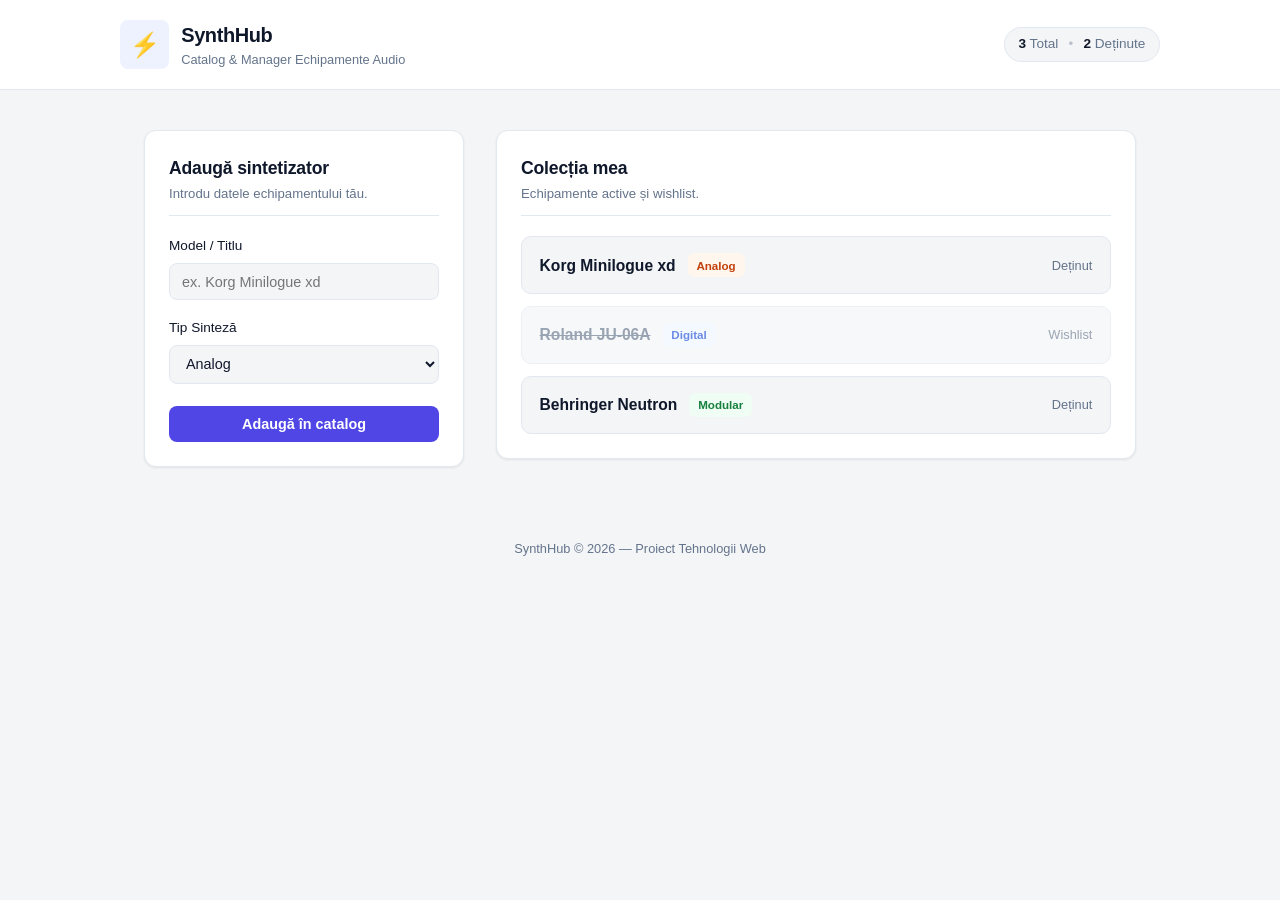
<file: index.html>
<!DOCTYPE html>
<html lang="ro">
<head>
  <meta charset="UTF-8" />
  <meta name="viewport" content="width=device-width, initial-scale=1.0" />
  <title>SynthHub — Synthesizer Collection Manager</title>
  <link rel="stylesheet" href="style.css" />
</head>
<body>
  
  <header class="app-header">
    <div class="header-container">
      <div class="brand">
        <span class="brand-logo">⚡</span>
        <div>
          <h1>SynthHub</h1>
          <p class="brand-sub">Catalog & Manager Echipamente Audio</p>
        </div>
      </div>
      <div class="stats-badge">
        <span class="stat-item"><strong>3</strong> Total</span>
        <span class="stat-divider">•</span>
        <span class="stat-item"><strong>2</strong> Deținute</span>
      </div>
    </div>
  </header>

  <main class="app-container">
    
    <!-- Panou Formular -->
    <section class="card-panel">
      <div class="panel-header">
        <h2>Adaugă sintetizator</h2>
        <p>Introdu datele echipamentului tău.</p>
      </div>
      <form class="synth-form">
        <div class="field-group">
          <label for="synth-title">Model / Titlu</label>
          <input type="text" id="synth-title" name="titlu" placeholder="ex. Korg Minilogue xd" />
        </div>
        
        <div class="field-group">
          <label for="synth-type">Tip Sinteză</label>
          <select id="synth-type" name="eticheta">
            <option value="analog">Analog</option>
            <option value="digital">Digital</option>
            <option value="modular">Modular</option>
          </select>
        </div>

        <button type="submit" class="btn-submit">Adaugă în catalog</button>
      </form>
    </section>

    <!-- Panou Listă -->
    <section class="card-panel">
      <div class="panel-header">
        <h2>Colecția mea</h2>
        <p>Echipamente active și wishlist.</p>
      </div>

      <ul class="synth-list">
        
        <li class="synth-card">
          <div class="synth-info">
            <h3>Korg Minilogue xd</h3>
            <span class="pill pill-analog">Analog</span>
          </div>
          <span class="status-tag status-owned">Deținut</span>
        </li>

        <li class="synth-card is-done">
          <div class="synth-info">
            <h3>Roland JU-06A</h3>
            <span class="pill pill-digital">Digital</span>
          </div>
          <span class="status-tag status-wishlist">Wishlist</span>
        </li>

        <li class="synth-card">
          <div class="synth-info">
            <h3>Behringer Neutron</h3>
            <span class="pill pill-modular">Modular</span>
          </div>
          <span class="status-tag status-owned">Deținut</span>
        </li>

      </ul>
    </section>

  </main>

  <footer class="app-footer">
    <p>SynthHub &copy; 2026 — Proiect Tehnologii Web</p>
  </footer>

  <!-- Scriptul pentru Etapa 2 -->
  <script src="echipamente.js"></script>
</body>
</html>
</file>
<file: style.css>
/* --- RESET & VARIABLES --- */
* {
  box-sizing: border-box;
  margin: 0;
  padding: 0;
}

:root {
  --font-main: -apple-system, BlinkMacSystemFont, "Inter", "Segoe UI", Roboto, sans-serif;
  
  /* Paleta Light Premium */
  --bg-app: #f4f5f7;
  --bg-card: #ffffff;
  --border: #e2e8f0;
  --text-main: #0f172a;
  --text-muted: #64748b;
  
  --primary: #4f46e5;
  --primary-hover: #4338ca;
  --primary-light: #eef2ff;

  /* Tag-uri fine pastelat-profesionale */
  --badge-analog-bg: #fff7ed;
  --badge-analog-text: #c2410c;
  --badge-digital-bg: #eff6ff;
  --badge-digital-text: #1d4ed8;
  --badge-modular-bg: #f0fdf4;
  --badge-modular-text: #15803d;

  --shadow-sm: 0 1px 3px rgba(0,0,0,0.05), 0 1px 2px rgba(0,0,0,0.03);
  --shadow-md: 0 4px 6px -1px rgba(0, 0, 0, 0.05), 0 2px 4px -1px rgba(0, 0, 0, 0.03);
}

/* Modul Întunecat Sleek Studio */
@media (prefers-color-scheme: dark) {
  :root {
    --bg-app: #0b0f19;
    --bg-card: #111827;
    --border: #1f2937;
    --text-main: #f8fafc;
    --text-muted: #94a3b8;

    --primary: #6366f1;
    --primary-hover: #818cf8;
    --primary-light: #1e1b4b;

    --badge-analog-bg: #27130a;
    --badge-analog-text: #fb923c;
    --badge-digital-bg: #0c1e3a;
    --badge-digital-text: #60a5fa;
    --badge-modular-bg: #0a2718;
    --badge-modular-text: #4ade80;

    --shadow-sm: none;
    --shadow-md: none;
  }
}

body {
  font-family: var(--font-main);
  background-color: var(--bg-app);
  color: var(--text-main);
  line-height: 1.5;
  -webkit-font-smoothing: antialiased;
}

/* --- HEADER --- */
.app-header {
  background-color: var(--bg-card);
  border-bottom: 1px solid var(--border);
  padding: 1.25rem 1.5rem;
}

.header-container {
  max-width: 1040px;
  margin: 0 auto;
  display: flex;
  justify-content: space-between;
  align-items: center;
}

.brand {
  display: flex;
  align-items: center;
  gap: 0.75rem;
}

.brand-logo {
  font-size: 1.5rem;
  background: var(--primary-light);
  padding: 0.4rem 0.6rem;
  border-radius: 8px;
}

.brand h1 {
  font-size: 1.25rem;
  font-weight: 700;
  letter-spacing: -0.02em;
}

.brand-sub {
  font-size: 0.8rem;
  color: var(--text-muted);
}

.stats-badge {
  background: var(--bg-app);
  border: 1px solid var(--border);
  padding: 0.4rem 0.85rem;
  border-radius: 20px;
  font-size: 0.85rem;
  color: var(--text-muted);
}

.stat-item strong {
  color: var(--text-main);
}

.stat-divider {
  margin: 0 0.4rem;
  opacity: 0.4;
}

/* --- MAIN LAYOUT (GRID 1FR 2FR) --- */
.app-container {
  max-width: 1040px;
  margin: 2.5rem auto;
  padding: 0 1.5rem;
  display: grid;
  grid-template-columns: 1fr 2fr;
  gap: 2rem;
  align-items: start;
}

/* --- CARD PANELS --- */
.card-panel {
  background-color: var(--bg-card);
  border: 1px solid var(--border);
  border-radius: 12px;
  padding: 1.5rem;
  box-shadow: var(--shadow-sm);
}

.panel-header {
  margin-bottom: 1.25rem;
  border-bottom: 1px solid var(--border);
  padding-bottom: 0.75rem;
}

.panel-header h2 {
  font-size: 1.1rem;
  font-weight: 600;
  letter-spacing: -0.01em;
}

.panel-header p {
  font-size: 0.825rem;
  color: var(--text-muted);
  margin-top: 2px;
}

/* --- FORMULAR --- */
.synth-form {
  display: flex;
  flex-direction: column;
  gap: 1.1rem;
}

.field-group {
  display: flex;
  flex-direction: column;
  gap: 0.4rem;
}

.field-group label {
  font-size: 0.85rem;
  font-weight: 500;
  color: var(--text-main);
}

.field-group input,
.field-group select {
  width: 100%;
  padding: 0.6rem 0.75rem;
  background-color: var(--bg-app);
  border: 1px solid var(--border);
  border-radius: 8px;
  color: var(--text-main);
  font-family: inherit;
  font-size: 0.9rem;
  transition: all 0.15s ease;
}

.field-group input:focus,
.field-group select:focus {
  outline: none;
  border-color: var(--primary);
  box-shadow: 0 0 0 3px var(--primary-light);
}

.btn-submit {
  width: 100%;
  padding: 0.65rem;
  background-color: var(--primary);
  color: #ffffff;
  border: none;
  border-radius: 8px;
  font-weight: 600;
  font-size: 0.9rem;
  cursor: pointer;
  transition: background-color 0.15s ease;
  margin-top: 0.25rem;
}

.btn-submit:hover {
  background-color: var(--primary-hover);
}

/* --- LISTA DE CARDURI --- */
.synth-list {
  list-style: none;
  display: flex;
  flex-direction: column;
  gap: 0.75rem;
}

.synth-card {
  display: flex;
  justify-content: space-between;
  align-items: center;
  padding: 1rem 1.1rem;
  background-color: var(--bg-app);
  border: 1px solid var(--border);
  border-radius: 10px;
  transition: transform 0.15s ease, box-shadow 0.15s ease;
}

.synth-card:hover {
  transform: translateY(-1px);
  box-shadow: var(--shadow-md);
}

.synth-info {
  display: flex;
  align-items: center;
  gap: 0.75rem;
}

.synth-info h3 {
  font-size: 0.975rem;
  font-weight: 600;
}

/* Badges / Pills */
.pill {
  font-size: 0.725rem;
  font-weight: 600;
  padding: 0.2rem 0.55rem;
  border-radius: 6px;
  text-transform: capitalize;
}

.pill-analog {
  background-color: var(--badge-analog-bg);
  color: var(--badge-analog-text);
}

.pill-digital {
  background-color: var(--badge-digital-bg);
  color: var(--badge-digital-text);
}

.pill-modular {
  background-color: var(--badge-modular-bg);
  color: var(--badge-modular-text);
}

.status-tag {
  font-size: 0.8rem;
  font-weight: 500;
  color: var(--text-muted);
}

/* Starea wishlist (card marcat / diferit) */
.synth-card.is-done {
  opacity: 0.65;
}

.synth-card.is-done h3 {
  text-decoration: line-through;
  color: var(--text-muted);
}

/* --- ACCESIBILITATE & RESPONSIVE --- */
:focus-visible {
  outline: 2px solid var(--primary);
  outline-offset: 2px;
}

@media (max-width: 700px) {
  .app-container {
    grid-template-columns: 1fr;
  }
  
  .header-container {
    flex-direction: column;
    gap: 0.75rem;
    align-items: flex-start;
  }
}

.app-footer {
  text-align: center;
  padding: 2rem 1rem;
  font-size: 0.8rem;
  color: var(--text-muted);
}
</file>
<file: mockup/style.css>
/* --- RESET & VARIABLES --- */
* {
  box-sizing: border-box;
  margin: 0;
  padding: 0;
}

:root {
  --font-main: -apple-system, BlinkMacSystemFont, "Inter", "Segoe UI", Roboto, sans-serif;
  
  /* Paleta Light Premium */
  --bg-app: #f4f5f7;
  --bg-card: #ffffff;
  --border: #e2e8f0;
  --text-main: #0f172a;
  --text-muted: #64748b;
  
  --primary: #4f46e5;
  --primary-hover: #4338ca;
  --primary-light: #eef2ff;

  /* Tag-uri fine pastelat-profesionale */
  --badge-analog-bg: #fff7ed;
  --badge-analog-text: #c2410c;
  --badge-digital-bg: #eff6ff;
  --badge-digital-text: #1d4ed8;
  --badge-modular-bg: #f0fdf4;
  --badge-modular-text: #15803d;

  --shadow-sm: 0 1px 3px rgba(0,0,0,0.05), 0 1px 2px rgba(0,0,0,0.03);
  --shadow-md: 0 4px 6px -1px rgba(0, 0, 0, 0.05), 0 2px 4px -1px rgba(0, 0, 0, 0.03);
}

/* Modul Întunecat Sleek Studio */
@media (prefers-color-scheme: dark) {
  :root {
    --bg-app: #0b0f19;
    --bg-card: #111827;
    --border: #1f2937;
    --text-main: #f8fafc;
    --text-muted: #94a3b8;

    --primary: #6366f1;
    --primary-hover: #818cf8;
    --primary-light: #1e1b4b;

    --badge-analog-bg: #27130a;
    --badge-analog-text: #fb923c;
    --badge-digital-bg: #0c1e3a;
    --badge-digital-text: #60a5fa;
    --badge-modular-bg: #0a2718;
    --badge-modular-text: #4ade80;

    --shadow-sm: none;
    --shadow-md: none;
  }
}

body {
  font-family: var(--font-main);
  background-color: var(--bg-app);
  color: var(--text-main);
  line-height: 1.5;
  -webkit-font-smoothing: antialiased;
}

/* --- HEADER --- */
.app-header {
  background-color: var(--bg-card);
  border-bottom: 1px solid var(--border);
  padding: 1.25rem 1.5rem;
}

.header-container {
  max-width: 1040px;
  margin: 0 auto;
  display: flex;
  justify-content: space-between;
  align-items: center;
}

.brand {
  display: flex;
  align-items: center;
  gap: 0.75rem;
}

.brand-logo {
  font-size: 1.5rem;
  background: var(--primary-light);
  padding: 0.4rem 0.6rem;
  border-radius: 8px;
}

.brand h1 {
  font-size: 1.25rem;
  font-weight: 700;
  letter-spacing: -0.02em;
}

.brand-sub {
  font-size: 0.8rem;
  color: var(--text-muted);
}

.stats-badge {
  background: var(--bg-app);
  border: 1px solid var(--border);
  padding: 0.4rem 0.85rem;
  border-radius: 20px;
  font-size: 0.85rem;
  color: var(--text-muted);
}

.stat-item strong {
  color: var(--text-main);
}

.stat-divider {
  margin: 0 0.4rem;
  opacity: 0.4;
}

/* --- MAIN LAYOUT (GRID 1FR 2FR) --- */
.app-container {
  max-width: 1040px;
  margin: 2.5rem auto;
  padding: 0 1.5rem;
  display: grid;
  grid-template-columns: 1fr 2fr;
  gap: 2rem;
  align-items: start;
}

/* --- CARD PANELS --- */
.card-panel {
  background-color: var(--bg-card);
  border: 1px solid var(--border);
  border-radius: 12px;
  padding: 1.5rem;
  box-shadow: var(--shadow-sm);
}

.panel-header {
  margin-bottom: 1.25rem;
  border-bottom: 1px solid var(--border);
  padding-bottom: 0.75rem;
}

.panel-header h2 {
  font-size: 1.1rem;
  font-weight: 600;
  letter-spacing: -0.01em;
}

.panel-header p {
  font-size: 0.825rem;
  color: var(--text-muted);
  margin-top: 2px;
}

/* --- FORMULAR --- */
.synth-form {
  display: flex;
  flex-direction: column;
  gap: 1.1rem;
}

.field-group {
  display: flex;
  flex-direction: column;
  gap: 0.4rem;
}

.field-group label {
  font-size: 0.85rem;
  font-weight: 500;
  color: var(--text-main);
}

.field-group input,
.field-group select {
  width: 100%;
  padding: 0.6rem 0.75rem;
  background-color: var(--bg-app);
  border: 1px solid var(--border);
  border-radius: 8px;
  color: var(--text-main);
  font-family: inherit;
  font-size: 0.9rem;
  transition: all 0.15s ease;
}

.field-group input:focus,
.field-group select:focus {
  outline: none;
  border-color: var(--primary);
  box-shadow: 0 0 0 3px var(--primary-light);
}

.btn-submit {
  width: 100%;
  padding: 0.65rem;
  background-color: var(--primary);
  color: #ffffff;
  border: none;
  border-radius: 8px;
  font-weight: 600;
  font-size: 0.9rem;
  cursor: pointer;
  transition: background-color 0.15s ease;
  margin-top: 0.25rem;
}

.btn-submit:hover {
  background-color: var(--primary-hover);
}

/* --- LISTA DE CARDURI --- */
.synth-list {
  list-style: none;
  display: flex;
  flex-direction: column;
  gap: 0.75rem;
}

.synth-card {
  display: flex;
  justify-content: space-between;
  align-items: center;
  padding: 1rem 1.1rem;
  background-color: var(--bg-app);
  border: 1px solid var(--border);
  border-radius: 10px;
  transition: transform 0.15s ease, box-shadow 0.15s ease;
}

.synth-card:hover {
  transform: translateY(-1px);
  box-shadow: var(--shadow-md);
}

.synth-info {
  display: flex;
  align-items: center;
  gap: 0.75rem;
}

.synth-info h3 {
  font-size: 0.975rem;
  font-weight: 600;
}

/* Badges / Pills */
.pill {
  font-size: 0.725rem;
  font-weight: 600;
  padding: 0.2rem 0.55rem;
  border-radius: 6px;
  text-transform: capitalize;
}

.pill-analog {
  background-color: var(--badge-analog-bg);
  color: var(--badge-analog-text);
}

.pill-digital {
  background-color: var(--badge-digital-bg);
  color: var(--badge-digital-text);
}

.pill-modular {
  background-color: var(--badge-modular-bg);
  color: var(--badge-modular-text);
}

.status-tag {
  font-size: 0.8rem;
  font-weight: 500;
  color: var(--text-muted);
}

/* Starea wishlist (card marcat / diferit) */
.synth-card.is-done {
  opacity: 0.65;
}

.synth-card.is-done h3 {
  text-decoration: line-through;
  color: var(--text-muted);
}

/* --- ACCESIBILITATE & RESPONSIVE --- */
:focus-visible {
  outline: 2px solid var(--primary);
  outline-offset: 2px;
}

@media (max-width: 700px) {
  .app-container {
    grid-template-columns: 1fr;
  }
  
  .header-container {
    flex-direction: column;
    gap: 0.75rem;
    align-items: flex-start;
  }
}

.app-footer {
  text-align: center;
  padding: 2rem 1rem;
  font-size: 0.8rem;
  color: var(--text-muted);
}
</file>
